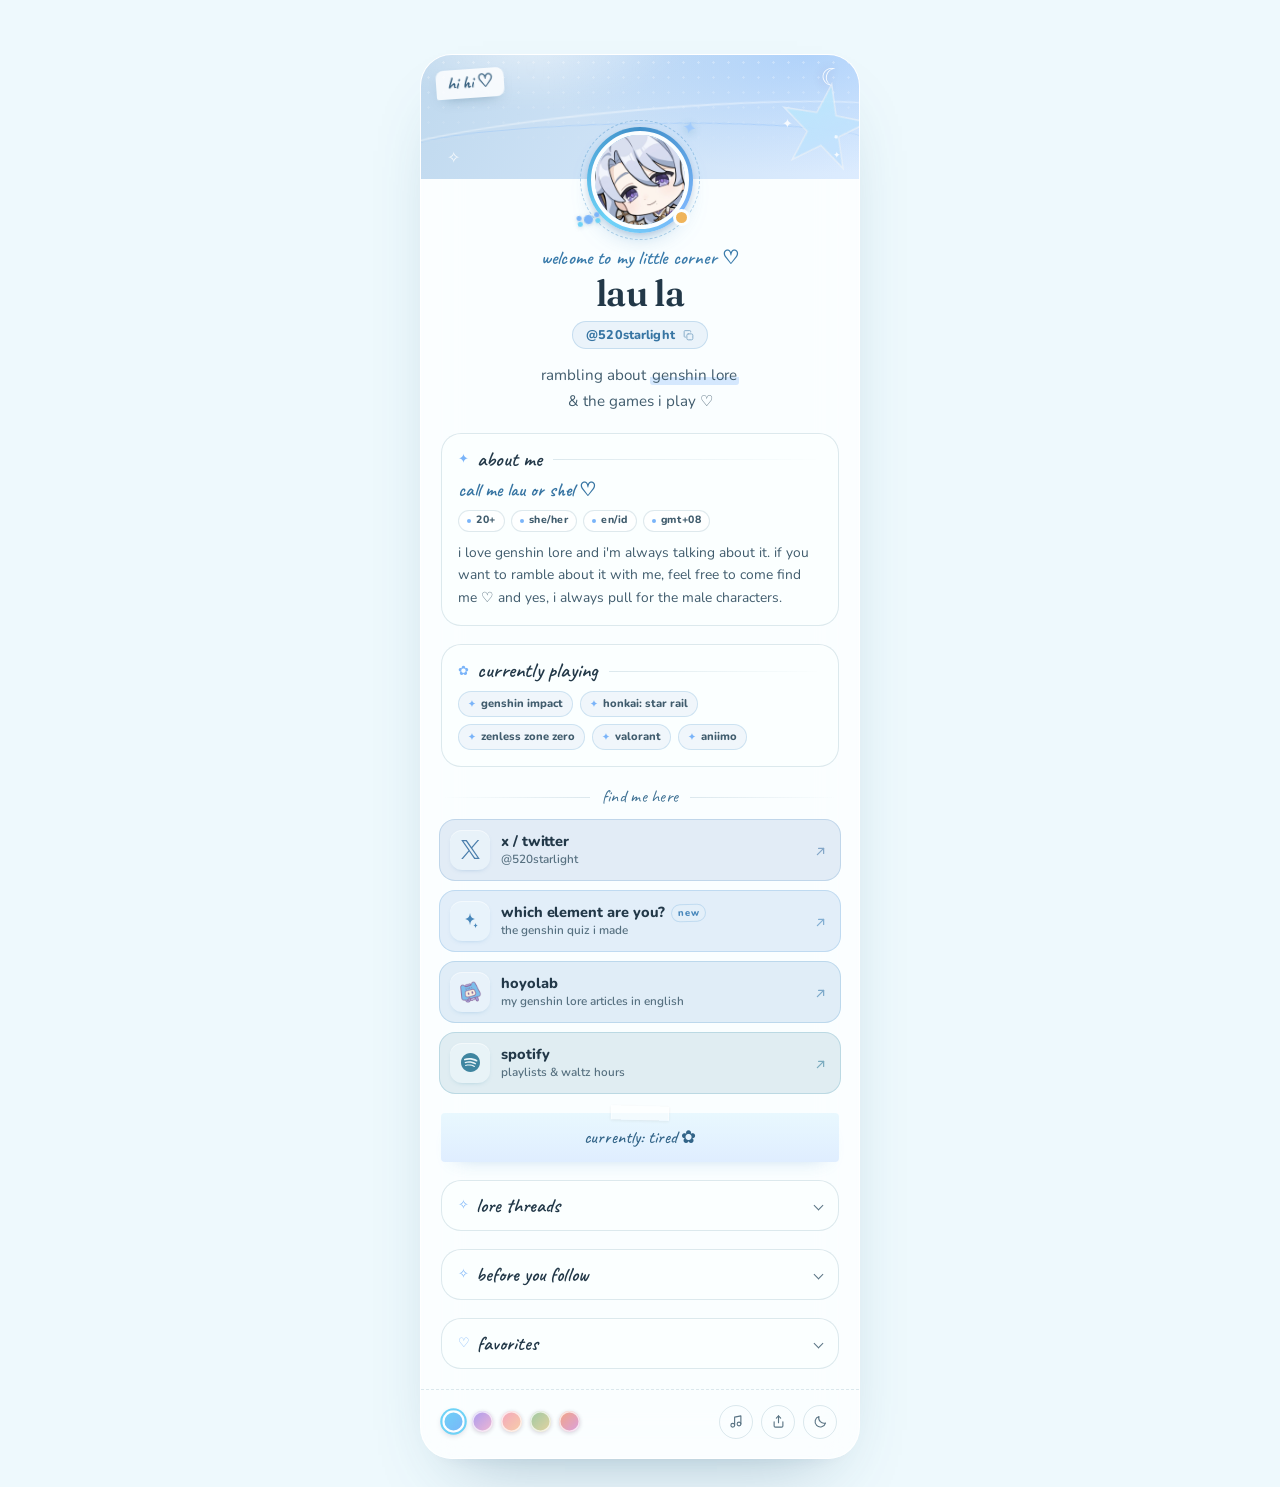
<file: index.html>
<!DOCTYPE html>
<html lang="en" data-theme="aqua" data-mode="light">
<head>
<meta charset="utf-8">
<meta name="viewport" content="width=device-width, initial-scale=1, viewport-fit=cover">
<title>✧ lau la ✧</title>
<meta name="description" content="welcome to my soft little corner">
<meta name="theme-color" content="#eef9fd">
<link rel="icon" href="assets/favicon.svg" type="image/svg+xml">
<link rel="apple-touch-icon" href="assets/avatar.jpg">
<link rel="me" href="https://x.com/520starlight">

<meta property="og:type" content="profile">
<meta property="profile:username" content="520starlight">
<meta property="og:site_name" content="lau la">
<meta property="og:title" content="✧ lau la ✧">
<meta property="og:description" content="welcome to my soft little corner">
<meta property="og:url" content="https://520starlight.github.io/">
<meta property="og:image" content="https://520starlight.github.io/og-image.png">
<meta property="og:image:width" content="1200">
<meta property="og:image:height" content="630">
<meta property="og:image:alt" content="lau la's link page">
<meta name="twitter:card" content="summary_large_image">
<meta name="twitter:site" content="@520starlight">
<meta name="twitter:creator" content="@520starlight">
<meta name="twitter:title" content="✧ lau la ✧">
<meta name="twitter:description" content="welcome to my soft little corner">
<meta name="twitter:image" content="https://520starlight.github.io/og-image.png">

<script>
  (function () {
    var themes = ["aqua", "starlight", "sakura", "matcha", "sunset"];
    var root = document.documentElement;
    var query = new URLSearchParams(window.location.search);
    var qTheme = query.get("theme");
    var qMode = query.get("mode");
    try {
      var t = localStorage.getItem("lli-theme");
      var m = localStorage.getItem("lli-mode");
      root.dataset.theme = themes.indexOf(qTheme) > -1
        ? qTheme
        : (themes.indexOf(t) > -1 ? t : "aqua");
      root.dataset.mode = (qMode === "dark" || qMode === "light")
        ? qMode
        : (m === "dark" || m === "light")
          ? m
          : (window.matchMedia("(prefers-color-scheme: dark)").matches ? "dark" : "light");
    } catch (e) {
      root.dataset.theme = "aqua";
      root.dataset.mode = "light";
    }
    var themeColor = document.querySelector('meta[name="theme-color"]');
    if (themeColor) {
      themeColor.content = root.dataset.mode === "dark" ? "#081824" : "#eef9fd";
    }
  })();
</script>

<style>
  html { background: #eef9fd; }
  html[data-mode="dark"] { background: #081824; }
</style>

<link rel="preconnect" href="https://fonts.googleapis.com">
<link rel="preconnect" href="https://fonts.gstatic.com" crossorigin>
<link href="https://fonts.googleapis.com/css2?family=Caveat:wght@500;600&family=Fraunces:opsz,wght@9..144,500;9..144,600&family=Nunito:wght@400;600;700;800&display=swap" rel="stylesheet">
<link rel="stylesheet" href="assets/style.css">
</head>

<body>
  <div class="backdrop" aria-hidden="true">
    <span class="aurora"></span>
    <span class="blob blob--1"></span>
    <span class="blob blob--2"></span>
    <span class="blob blob--3"></span>
    <span class="petal" style="--x:7%;--y:28%;--r:-18deg;--s:1;--d:0s"></span>
    <span class="petal" style="--x:88%;--y:68%;--r:24deg;--s:.8;--d:2.1s"></span>
    <span class="petal" style="--x:76%;--y:16%;--r:52deg;--s:.62;--d:4.2s"></span>
    <span class="petal" style="--x:13%;--y:82%;--r:14deg;--s:.9;--d:1.4s"></span>
    <span class="petal" style="--x:94%;--y:38%;--r:-34deg;--s:.72;--d:3.3s"></span>
    <span class="twinkle" style="--x:7%;--y:18%;--s:15px;--d:0s">✦</span>
    <span class="twinkle" style="--x:88%;--y:12%;--s:10px;--d:1.4s">✧</span>
    <span class="twinkle" style="--x:78%;--y:76%;--s:13px;--d:2.6s">✦</span>
    <span class="twinkle" style="--x:12%;--y:72%;--s:9px;--d:.8s">✧</span>
    <span class="twinkle" style="--x:92%;--y:48%;--s:7px;--d:3.4s">✦</span>
    <span class="twinkle" style="--x:4%;--y:44%;--s:7px;--d:2s">✦</span>
    <span class="twinkle" style="--x:68%;--y:7%;--s:6px;--d:1.9s">✦</span>
    <span class="twinkle" style="--x:26%;--y:9%;--s:5px;--d:3.8s">✧</span>
    <span class="grain"></span>
  </div>

  <main class="page">
    <article class="card">
      <div class="banner" aria-hidden="true">
        <span class="banner__ribbon"></span>
        <span class="banner__sticker"><span></span></span>
        <span class="banner__note" id="banner-note">hi hi ♡</span>
        <span class="banner__moon">☾</span>
        <span class="banner__star banner__star--1">✦</span>
        <span class="banner__star banner__star--2">✧</span>
        <span class="banner__star banner__star--3">✦</span>
      </div>

      <header class="profile">
        <div class="avatar" id="avatar" data-status="online">
          <span class="avatar__initial" aria-hidden="true"></span>
          <img id="avatar-img" src="assets/avatar.jpg" alt="" width="1024" height="1024" decoding="async">
          <span class="avatar__status" id="avatar-status" title="online"></span>
          <span class="avatar__charm avatar__charm--star" aria-hidden="true">✦</span>
          <span class="avatar__charm avatar__charm--bow" aria-hidden="true"></span>
        </div>

        <p class="eyebrow" id="eyebrow"></p>
        <h1 id="name"></h1>
        <button class="handle" id="handle" type="button" aria-label="copy my handle">
          <span class="handle__text" id="handle-text"></span>
          <svg class="handle__copy" viewBox="0 0 24 24" aria-hidden="true" fill="none" stroke="currentColor" stroke-width="1.8" stroke-linecap="round" stroke-linejoin="round">
            <rect x="9" y="9" width="11" height="11" rx="2.5"></rect>
            <path d="M6.5 15H5.5A1.5 1.5 0 0 1 4 13.5v-9A1.5 1.5 0 0 1 5.5 3h9A1.5 1.5 0 0 1 16 4.5v1"></path>
          </svg>
        </button>
        <p class="meta" id="meta"></p>
        <p class="bio" id="bio"></p>
        <ul class="tags" id="tags" aria-label="things i like"></ul>
      </header>

      <section class="panel" id="about" hidden aria-labelledby="about-title">
        <div class="section-head">
          <span class="section-head__ornament" aria-hidden="true">✦</span>
          <h2 class="section-head__title" id="about-title">about me</h2>
        </div>
        <p class="about__greeting" id="about-greeting"></p>
        <ul class="facts" id="about-facts" aria-label="quick facts"></ul>
        <div class="about__text" id="about-text"></div>
      </section>

      <section class="panel" id="playing" hidden aria-labelledby="playing-title">
        <div class="section-head">
          <span class="section-head__ornament" aria-hidden="true">✿</span>
          <h2 class="section-head__title" id="playing-title">currently playing</h2>
        </div>
        <ul class="game-chips" id="playing-list"></ul>
      </section>

      <div class="divider" aria-hidden="true"><span>find me here</span></div>

      <nav class="links" id="links" aria-label="my links"></nav>

      <aside class="note" id="note" hidden></aside>

      <details class="fold" id="threads" hidden>
        <summary class="fold__summary">
          <span class="fold__ornament" aria-hidden="true">✧</span>
          <span class="fold__title">lore threads</span>
          <span class="fold__chevron" aria-hidden="true"></span>
        </summary>
        <div class="fold__body">
          <p class="threads__intro" id="threads-intro"></p>
          <ul class="thread-list" id="threads-list"></ul>
        </div>
      </details>

      <details class="fold" id="boundaries" hidden>
        <summary class="fold__summary">
          <span class="fold__ornament" aria-hidden="true">✧</span>
          <span class="fold__title">before you follow</span>
          <span class="fold__chevron" aria-hidden="true"></span>
        </summary>
        <div class="fold__body">
          <div class="boundary">
            <h3 class="boundary__title">dni</h3>
            <p class="boundary__text" id="dni"></p>
          </div>
          <div class="boundary">
            <h3 class="boundary__title">byf</h3>
            <ul class="boundary__list" id="byf"></ul>
          </div>
        </div>
      </details>

      <details class="fold" id="favorites" hidden>
        <summary class="fold__summary">
          <span class="fold__ornament" aria-hidden="true">♡</span>
          <span class="fold__title">favorites</span>
          <span class="fold__chevron" aria-hidden="true"></span>
        </summary>
        <div class="fold__body favorites" id="favorites-list"></div>
      </details>

      <footer class="card__footer">
        <div class="themes" id="themes" role="group" aria-label="colour theme"></div>
        <div class="actions">
          <button class="icon-btn" id="music" type="button" aria-label="play music" title="play music" aria-pressed="false">
            <svg class="i-note" viewBox="0 0 24 24" aria-hidden="true" fill="none" stroke="currentColor" stroke-width="1.8" stroke-linecap="round" stroke-linejoin="round">
              <path d="M9 18V5l10-2v13"></path>
              <circle cx="6" cy="18" r="3"></circle>
              <circle cx="16" cy="16" r="3"></circle>
            </svg>
            <svg class="i-pause" viewBox="0 0 24 24" aria-hidden="true" fill="none" stroke="currentColor" stroke-width="1.8" stroke-linecap="round" stroke-linejoin="round">
              <path d="M9 5v14"></path>
              <path d="M15 5v14"></path>
            </svg>
          </button>
          <button class="icon-btn" id="share" type="button" aria-label="share this page" title="share this page">
            <svg viewBox="0 0 24 24" aria-hidden="true" fill="none" stroke="currentColor" stroke-width="1.8" stroke-linecap="round" stroke-linejoin="round">
              <path d="M12 3v11"></path>
              <path d="m8.5 6.5 3.5-3.5 3.5 3.5"></path>
              <path d="M5 12.5V19a2 2 0 0 0 2 2h10a2 2 0 0 0 2-2v-6.5"></path>
            </svg>
          </button>
          <button class="icon-btn" id="mode" type="button" aria-label="switch to dark mode" title="switch to dark mode">
            <svg class="i-moon" viewBox="0 0 24 24" aria-hidden="true" fill="none" stroke="currentColor" stroke-width="1.8" stroke-linecap="round" stroke-linejoin="round">
              <path d="M20 14.5A8.5 8.5 0 0 1 9.5 4a8.5 8.5 0 1 0 10.5 10.5Z"></path>
            </svg>
            <svg class="i-sun" viewBox="0 0 24 24" aria-hidden="true" fill="none" stroke="currentColor" stroke-width="1.8" stroke-linecap="round" stroke-linejoin="round">
              <circle cx="12" cy="12" r="4"></circle>
              <path d="M12 2v2M12 20v2M4.9 4.9l1.4 1.4M17.7 17.7l1.4 1.4M2 12h2M20 12h2M4.9 19.1l1.4-1.4M17.7 6.3l1.4-1.4"></path>
            </svg>
          </button>
        </div>
      </footer>
    </article>
  </main>

  <div class="toast" id="toast" role="status" aria-live="polite"></div>

  <noscript>
    <p class="noscript">this page needs javascript for the pretty bits. you can still find me on
      <a href="https://x.com/520starlight">x&nbsp;·&nbsp;@520starlight</a>.</p>
  </noscript>

  <audio id="music-audio" loop preload="auto" hidden></audio>

  <script src="content.js"></script>
  <script src="assets/icons.js"></script>
  <script src="assets/app.js"></script>
</body>
</html>
</file>
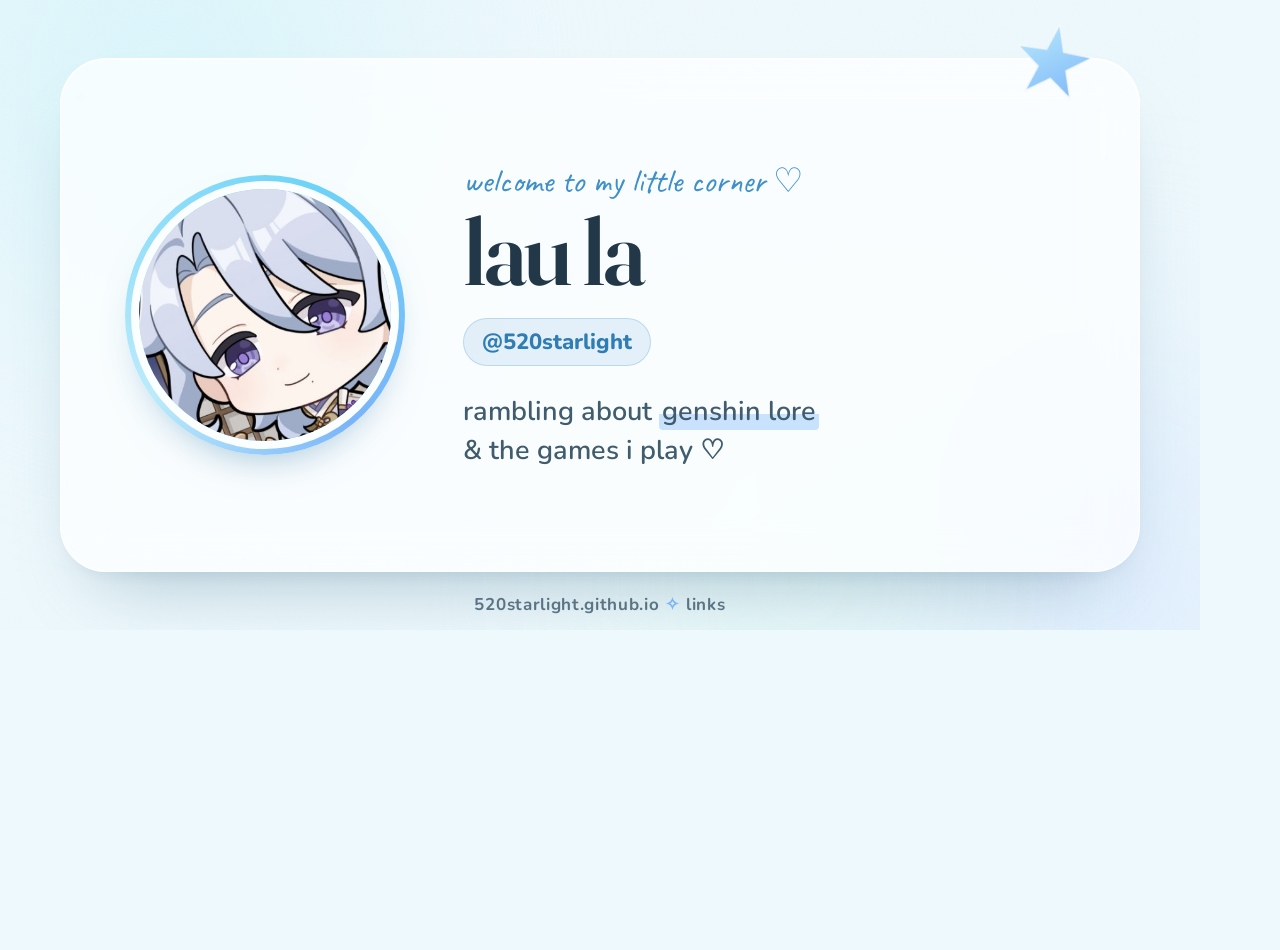
<file: og-source.html>
<!DOCTYPE html>
<html lang="en">
<head>
<meta charset="utf-8">
<meta name="robots" content="noindex, nofollow">
<title>og card</title>
<link rel="preconnect" href="https://fonts.googleapis.com">
<link rel="preconnect" href="https://fonts.gstatic.com" crossorigin>
<link href="https://fonts.googleapis.com/css2?family=Caveat:wght@600&family=Fraunces:opsz,wght@9..144,600&family=Nunito:wght@600;700;800&display=swap" rel="stylesheet">
<style>
  * { box-sizing: border-box; }
  html, body { width: 1200px; height: 630px; margin: 0; overflow: hidden; }
  body {
    font-family: "Nunito", sans-serif;
    color: #223848;
    background: #eef9fd;
    position: relative;
  }
  .blob { position: absolute; border-radius: 50%; filter: blur(80px); }
  .b1 { width: 760px; height: 760px; left: -220px; top: -300px; background: radial-gradient(circle, #d6f5fb, transparent 68%); }
  .b2 { width: 720px; height: 720px; right: -260px; bottom: -320px; background: radial-gradient(circle, #deedff, transparent 68%); }
  .b3 { width: 560px; height: 560px; left: 520px; top: 300px; background: radial-gradient(circle, #e6faf8, transparent 70%); opacity: .9; }
  .grain {
    position: absolute; inset: 0; opacity: .04; mix-blend-mode: multiply;
    background-image: url("data:image/svg+xml,%3Csvg xmlns='http://www.w3.org/2000/svg' width='140' height='140'%3E%3Cfilter id='n'%3E%3CfeTurbulence type='fractalNoise' baseFrequency='.85' numOctaves='3' stitchTiles='stitch'/%3E%3C/filter%3E%3Crect width='100%25' height='100%25' filter='url(%23n)'/%3E%3C/svg%3E");
  }
  .star { position: absolute; color: #6dd3f7; opacity: .45; font-family: "Fraunces", serif; }
  .s1 { left: 72px; top: 84px; font-size: 22px; }
  .s2 { right: 96px; top: 70px; font-size: 15px; opacity: .55; }
  .s3 { right: 74px; bottom: 110px; font-size: 26px; opacity: .4; }
  .s4 { left: 110px; bottom: 74px; font-size: 14px; opacity: .5; }

  .panel {
    position: absolute;
    left: 60px; right: 60px; top: 58px; bottom: 58px;
    display: flex;
    align-items: center;
    gap: 58px;
    padding: 56px 64px;
    border-radius: 46px;
    background: rgba(255, 255, 255, 0.74);
    border: 1px solid rgba(255, 255, 255, 0.94);
    box-shadow:
      0 40px 80px -40px rgba(40, 92, 124, 0.4),
      0 10px 24px -18px rgba(40, 92, 124, 0.22),
      inset 0 1px 0 #fff;
    backdrop-filter: blur(22px) saturate(1.15);
  }

  .sticker {
    position: absolute;
    z-index: 0;
    top: -38px;
    right: 44px;
    width: 84px;
    height: 84px;
    clip-path: polygon(50% 0%, 61% 34%, 98% 35%, 68% 57%, 79% 91%, 50% 70%, 21% 91%, 32% 57%, 2% 35%, 39% 34%);
    background: rgba(255, 255, 255, 0.6);
    transform: rotate(10deg);
    filter: drop-shadow(0 8px 14px rgba(55, 110, 145, 0.18));
  }
  .sticker span {
    position: absolute;
    inset: 5px;
    clip-path: polygon(50% 0%, 61% 34%, 98% 35%, 68% 57%, 79% 91%, 50% 70%, 21% 91%, 32% 57%, 2% 35%, 39% 34%);
    background: linear-gradient(145deg, #bbebfb, #7ab4f9);
  }

  .avatar {
    flex: 0 0 auto;
    width: 280px; height: 280px;
    padding: 6px;
    border-radius: 50%;
    background: conic-gradient(from 20deg, #6dd3f7, #7ab4f9 120deg, #bbebfb 215deg, #6dd3f7 360deg);
    box-shadow: 0 20px 40px -22px rgba(55, 125, 165, 0.55);
  }
  .avatar img {
    display: block; width: 100%; height: 100%;
    border: 8px solid #fbfeff;
    border-radius: 50%;
    object-fit: cover;
  }

  .content { min-width: 0; padding-top: 4px; position: relative; z-index: 1; }
  .eyebrow {
    margin: 0 0 6px;
    font-family: "Caveat", cursive;
    font-size: 34px;
    line-height: 1;
    color: #3f8fc9;
  }
  h1 {
    margin: 0;
    font-family: "Fraunces", serif;
    font-size: 94px;
    font-weight: 600;
    letter-spacing: -0.035em;
    line-height: 1;
    color: #223848;
  }
  .row { display: flex; align-items: center; gap: 12px; margin-top: 20px; }
  .handle {
    padding: 8px 18px;
    border: 1px solid rgba(63, 143, 201, 0.24);
    border-radius: 999px;
    background: rgba(63, 143, 201, 0.12);
    color: #2f7db3;
    font-size: 22px;
    font-weight: 800;
  }
  .bio {
    margin: 26px 0 0;
    max-width: 640px;
    color: #405c6d;
    font-size: 27px;
    font-weight: 600;
    line-height: 1.45;
  }
  mark {
    padding: 0 3px;
    border-radius: 4px;
    background: linear-gradient(180deg, transparent 56%, rgba(122, 180, 249, 0.38) 56%);
    color: inherit;
  }
  .foot {
    position: absolute;
    left: 0; right: 0; bottom: 14px;
    text-align: center;
    color: #5a7484;
    font-size: 17px;
    font-weight: 700;
    letter-spacing: 0.04em;
  }
  .foot span { color: #7ab4f9; margin: 0 6px; }
</style>
</head>
<body>
  <div class="blob b1"></div>
  <div class="blob b2"></div>
  <div class="blob b3"></div>
  <div class="grain"></div>
  <span class="star s1">✦</span>
  <span class="star s2">✧</span>
  <span class="star s3">✦</span>
  <span class="star s4">✧</span>

  <div class="panel">
    <div class="sticker"><span></span></div>
    <div class="avatar"><img src="assets/avatar.jpg" alt=""></div>
    <div class="content">
      <p class="eyebrow">welcome to my little corner ♡</p>
      <h1>lau la</h1>
      <div class="row">
        <span class="handle">@520starlight</span>
      </div>
      <p class="bio">rambling about <mark>genshin lore</mark><br>&amp; the games i play ♡</p>
    </div>
  </div>

  <div class="foot">520starlight.github.io<span>✧</span>links</div>
</body>
</html>
</file>
<file: assets/style.css>
@property --ring-angle {
  syntax: "<angle>";
  inherits: false;
  initial-value: 0deg;
}

:root {
  color-scheme: light;

  --font-display: "Fraunces", "Iowan Old Style", Georgia, serif;
  --font-body: "Nunito", ui-sans-serif, -apple-system, "Segoe UI", sans-serif;
  --font-hand: "Caveat", "Segoe Script", "Bradley Hand", cursive;

  --bg: #f8f5fc;
  --ink: #362e42;
  --ink-soft: #5f546d;
  --muted: #7c7089;
  --hairline: rgba(84, 63, 110, 0.14);
  --chip: rgba(255, 255, 255, 0.66);
  --card: rgba(255, 255, 255, 0.72);
  --card-solid: #fdfbff;
  --card-line: rgba(255, 255, 255, 0.88);
  --shadow-card:
    0 34px 70px -38px rgba(74, 48, 104, 0.45),
    0 12px 26px -24px rgba(74, 48, 104, 0.28),
    inset 0 1px 0 rgba(255, 255, 255, 0.9);
  --handle-bg: color-mix(in oklab, var(--accent) 11%, white);
  --handle-ink: color-mix(in oklab, var(--accent) 72%, var(--ink));
  --mark: color-mix(in oklab, var(--accent2) 30%, transparent);

  /* default palette: starlight */
  --accent-base: #8a76d6;
  --accent2-base: #e58fb6;
  --accent3-base: #e6b96a;
  --blob-a: #dbe3ff;
  --blob-b: #f0dcff;
  --blob-c: #ffe7dc;

  --accent: var(--accent-base);
  --accent2: var(--accent2-base);
  --accent3: var(--accent3-base);

  --focus: color-mix(in oklab, var(--accent) 80%, var(--ink));
  --ease: cubic-bezier(0.22, 0.72, 0.2, 1);
  --radius-card: 32px;
}

/* ---- other palettes (click the dots in the footer) ---------------------- */
html[data-theme="aqua"] {
  --bg: #eef9fd;
  --ink: #223848;
  --ink-soft: #405c6d;
  --muted: #5a7484;
  --hairline: rgba(59, 116, 145, 0.16);
  --chip: rgba(255, 255, 255, 0.68);
  --card: rgba(255, 255, 255, 0.74);
  --card-solid: #fbfeff;
  --card-line: rgba(255, 255, 255, 0.92);
  --shadow-card:
    0 34px 70px -38px rgba(40, 92, 124, 0.42),
    0 12px 26px -24px rgba(40, 92, 124, 0.2),
    inset 0 1px 0 rgba(255, 255, 255, 0.92);

  --accent-base: #3f8fc9;
  --accent2-base: #7ab4f9;
  --accent3-base: #6dd3f7;
  --blob-a: #d6f5fb;
  --blob-b: #deedff;
  --blob-c: #e6faf8;
}

html[data-theme="sakura"] {
  --bg: #fff5f8;
  --ink: #4a2f3b;
  --ink-soft: #6f4f5d;
  --muted: #8c6c7a;
  --hairline: rgba(155, 83, 112, 0.15);
  --chip: rgba(255, 255, 255, 0.68);
  --card: rgba(255, 255, 255, 0.76);
  --card-solid: #fffafc;
  --card-line: rgba(255, 255, 255, 0.92);
  --shadow-card:
    0 34px 70px -38px rgba(155, 60, 95, 0.35),
    0 12px 26px -24px rgba(155, 60, 95, 0.18),
    inset 0 1px 0 rgba(255, 255, 255, 0.92);

  --accent-base: #d9678b;
  --accent2-base: #a583e8;
  --accent3-base: #f0b26a;
  --blob-a: #ffe0e9;
  --blob-b: #e9ddff;
  --blob-c: #ffeccd;
}

html[data-theme="matcha"] {
  --bg: #f5faf3;
  --ink: #2f4032;
  --ink-soft: #536753;
  --muted: #748675;
  --hairline: rgba(83, 125, 90, 0.15);
  --chip: rgba(255, 255, 255, 0.68);
  --card: rgba(255, 255, 255, 0.76);
  --card-solid: #fbfef9;
  --card-line: rgba(255, 255, 255, 0.92);
  --shadow-card:
    0 34px 70px -38px rgba(60, 105, 70, 0.34),
    0 12px 26px -24px rgba(60, 105, 70, 0.18),
    inset 0 1px 0 rgba(255, 255, 255, 0.92);

  --accent-base: #6b9a6f;
  --accent2-base: #d99a52;
  --accent3-base: #8fc0a9;
  --blob-a: #dff3e3;
  --blob-b: #f4ecd0;
  --blob-c: #e2f0ea;
}

html[data-theme="sunset"] {
  --bg: #fff7f0;
  --ink: #4a3328;
  --ink-soft: #6f5245;
  --muted: #8c7062;
  --hairline: rgba(155, 98, 65, 0.15);
  --chip: rgba(255, 255, 255, 0.68);
  --card: rgba(255, 255, 255, 0.76);
  --card-solid: #fffbf7;
  --card-line: rgba(255, 255, 255, 0.92);
  --shadow-card:
    0 34px 70px -38px rgba(150, 80, 45, 0.34),
    0 12px 26px -24px rgba(150, 80, 45, 0.18),
    inset 0 1px 0 rgba(255, 255, 255, 0.92);

  --accent-base: #d97a55;
  --accent2-base: #c97fd1;
  --accent3-base: #e9b95e;
  --blob-a: #ffe3d2;
  --blob-b: #f2e0ff;
  --blob-c: #ffefca;
}

/* ---- dark mode --------------------------------------------------------- */
html[data-mode="dark"] {
  color-scheme: dark;

  --bg: #14101c;
  --ink: #f5eff9;
  --ink-soft: #d2c6dd;
  --muted: #b9abc7;
  --hairline: rgba(255, 255, 255, 0.12);
  --chip: rgba(255, 255, 255, 0.06);
  --card: rgba(30, 24, 41, 0.76);
  --card-solid: #241e30;
  --card-line: rgba(255, 255, 255, 0.09);
  --shadow-card:
    0 34px 80px -34px rgba(0, 0, 0, 0.75),
    0 12px 26px -20px rgba(0, 0, 0, 0.5),
    inset 0 1px 0 rgba(255, 255, 255, 0.06);

  --accent: color-mix(in oklab, var(--accent-base) 72%, white);
  --accent2: color-mix(in oklab, var(--accent2-base) 68%, white);
  --accent3: color-mix(in oklab, var(--accent3-base) 72%, white);

  --blob-a: color-mix(in oklab, var(--accent-base) 26%, #181322);
  --blob-b: color-mix(in oklab, var(--accent2-base) 22%, #181322);
  --blob-c: color-mix(in oklab, var(--accent3-base) 16%, #181322);

  --handle-bg: color-mix(in oklab, var(--accent) 17%, transparent);
  --handle-ink: color-mix(in oklab, var(--accent) 55%, white);
  --mark: color-mix(in oklab, var(--accent2) 34%, transparent);
}

html[data-theme="aqua"][data-mode="dark"] {
  --bg: #081824;
  --ink: #eaf9ff;
  --ink-soft: #c3dfeb;
  --muted: #9cbac9;
  --hairline: rgba(255, 255, 255, 0.12);
  --chip: rgba(255, 255, 255, 0.06);
  --card: rgba(10, 28, 40, 0.78);
  --card-solid: #102431;
  --card-line: rgba(255, 255, 255, 0.1);
  --shadow-card:
    0 34px 80px -34px rgba(0, 0, 0, 0.78),
    0 12px 26px -20px rgba(0, 0, 0, 0.52),
    inset 0 1px 0 rgba(255, 255, 255, 0.06);

  --handle-bg: color-mix(in oklab, var(--accent) 17%, transparent);
  --handle-ink: color-mix(in oklab, var(--accent) 55%, white);
  --mark: color-mix(in oklab, var(--accent2) 34%, transparent);
}

html[data-theme="sakura"][data-mode="dark"] {
  --bg: #1c1016;
  --ink: #fbeef3;
  --ink-soft: #e3cbd6;
  --muted: #c5a8b5;
  --hairline: rgba(255, 255, 255, 0.12);
  --chip: rgba(255, 255, 255, 0.06);
  --card: rgba(34, 18, 26, 0.78);
  --card-solid: #2a1821;
  --card-line: rgba(255, 255, 255, 0.1);
  --shadow-card:
    0 34px 80px -34px rgba(0, 0, 0, 0.78),
    0 12px 26px -20px rgba(0, 0, 0, 0.52),
    inset 0 1px 0 rgba(255, 255, 255, 0.06);
}

html[data-theme="matcha"][data-mode="dark"] {
  --bg: #0e1710;
  --ink: #eef8ef;
  --ink-soft: #cfe2d1;
  --muted: #a9beab;
  --hairline: rgba(255, 255, 255, 0.12);
  --chip: rgba(255, 255, 255, 0.06);
  --card: rgba(16, 30, 20, 0.78);
  --card-solid: #14251a;
  --card-line: rgba(255, 255, 255, 0.1);
  --shadow-card:
    0 34px 80px -34px rgba(0, 0, 0, 0.78),
    0 12px 26px -20px rgba(0, 0, 0, 0.52),
    inset 0 1px 0 rgba(255, 255, 255, 0.06);
}

html[data-theme="sunset"][data-mode="dark"] {
  --bg: #1b110d;
  --ink: #fff3ea;
  --ink-soft: #e8d0c2;
  --muted: #c6a999;
  --hairline: rgba(255, 255, 255, 0.12);
  --chip: rgba(255, 255, 255, 0.06);
  --card: rgba(32, 21, 15, 0.78);
  --card-solid: #281a13;
  --card-line: rgba(255, 255, 255, 0.1);
  --shadow-card:
    0 34px 80px -34px rgba(0, 0, 0, 0.78),
    0 12px 26px -20px rgba(0, 0, 0, 0.52),
    inset 0 1px 0 rgba(255, 255, 255, 0.06);
}

/* ========================================================================== */
/* base                                                                       */
/* ========================================================================== */

*,
*::before,
*::after {
  box-sizing: border-box;
}

html {
  -webkit-text-size-adjust: 100%;
  scroll-behavior: smooth;
}

body {
  margin: 0;
  min-height: 100svh;
  display: flex;
  flex-direction: column;
  padding: clamp(22px, 6vh, 58px) 16px max(28px, env(safe-area-inset-bottom));
  background: var(--bg);
  color: var(--ink);
  font-family: var(--font-body);
  font-size: 16px;
  line-height: 1.5;
  overflow-x: hidden;
  transition: background-color 0.45s ease, color 0.45s ease;
}

::selection {
  background: color-mix(in oklab, var(--accent) 26%, transparent);
}

button {
  font: inherit;
  -webkit-tap-highlight-color: transparent;
}

[hidden] {
  display: none !important;
}

a {
  -webkit-tap-highlight-color: transparent;
}

:focus-visible {
  outline: 2px solid var(--focus);
  outline-offset: 3px;
}

/* ========================================================================== */
/* backdrop                                                                   */
/* ========================================================================== */

.backdrop {
  position: fixed;
  inset: 0;
  z-index: -1;
  overflow: hidden;
  pointer-events: none;
  background:
    radial-gradient(90% 60% at 50% -10%, color-mix(in oklab, var(--bg) 82%, white), transparent 70%),
    var(--bg);
}

.blob {
  position: absolute;
  border-radius: 50%;
  filter: blur(56px);
  opacity: 0.9;
  will-change: transform;
}

.blob--1 {
  width: 58vmax;
  height: 58vmax;
  top: -24vmax;
  left: -16vmax;
  background: radial-gradient(circle at 45% 45%, var(--blob-a), transparent 68%);
  animation: drift-a 26s ease-in-out infinite alternate;
}

.blob--2 {
  width: 52vmax;
  height: 52vmax;
  right: -20vmax;
  bottom: -24vmax;
  background: radial-gradient(circle at 45% 45%, var(--blob-b), transparent 68%);
  animation: drift-b 32s ease-in-out infinite alternate;
}

.blob--3 {
  width: 42vmax;
  height: 42vmax;
  top: 32%;
  left: 52%;
  background: radial-gradient(circle at 45% 45%, var(--blob-c), transparent 70%);
  opacity: 0.72;
  animation: drift-c 38s ease-in-out infinite alternate;
}

.aurora {
  position: absolute;
  width: 150vmax;
  height: 22vmax;
  top: 16%;
  left: -25%;
  background: linear-gradient(
    90deg,
    transparent 0%,
    color-mix(in oklab, var(--accent3) 26%, transparent) 22%,
    color-mix(in oklab, var(--accent2) 20%, transparent) 46%,
    color-mix(in oklab, var(--accent) 16%, transparent) 68%,
    transparent 100%
  );
  filter: blur(22px);
  transform: rotate(-14deg);
  opacity: 0.8;
  animation: aurora-drift 30s ease-in-out infinite alternate;
  will-change: transform;
}

html[data-mode="dark"] .aurora {
  opacity: 0.45;
}

.petal {
  position: absolute;
  left: var(--x);
  top: var(--y);
  width: calc(13px * var(--s, 1));
  height: calc(9px * var(--s, 1));
  border-radius: 100% 0 100% 0;
  background: linear-gradient(
    135deg,
    color-mix(in oklab, var(--accent3) 58%, white),
    color-mix(in oklab, var(--accent2) 48%, white)
  );
  opacity: 0.48;
  transform: rotate(var(--r, 0deg));
  animation: petal-drift 18s ease-in-out infinite alternate;
  animation-delay: var(--d, 0s);
  will-change: transform;
}

html[data-mode="dark"] .petal {
  opacity: 0.3;
}

.twinkle {
  position: absolute;
  left: var(--x);
  top: var(--y);
  font-family: var(--font-display);
  font-size: var(--s, 12px);
  color: var(--accent);
  opacity: 0.4;
  animation: twinkle 5.5s ease-in-out infinite;
  animation-delay: var(--d, 0s);
}

.grain {
  position: absolute;
  inset: 0;
  opacity: 0.035;
  mix-blend-mode: multiply;
  background-image: url("data:image/svg+xml,%3Csvg xmlns='http://www.w3.org/2000/svg' width='140' height='140'%3E%3Cfilter id='n'%3E%3CfeTurbulence type='fractalNoise' baseFrequency='.85' numOctaves='3' stitchTiles='stitch'/%3E%3C/filter%3E%3Crect width='100%25' height='100%25' filter='url(%23n)'/%3E%3C/svg%3E");
}

html[data-mode="dark"] .grain {
  opacity: 0.06;
  mix-blend-mode: soft-light;
}

/* ========================================================================== */
/* page + card                                                                */
/* ========================================================================== */

.page {
  margin: auto;
  width: 100%;
  max-width: 440px;
  display: flex;
  flex-direction: column;
  align-items: center;
}

.card {
  position: relative;
  width: 100%;
  overflow: hidden;
  border: 1px solid var(--card-line);
  border-radius: var(--radius-card);
  background: var(--card);
  box-shadow: var(--shadow-card);
  -webkit-backdrop-filter: blur(22px) saturate(1.2);
  backdrop-filter: blur(22px) saturate(1.2);
  animation: card-in 0.85s var(--ease) both;
  transition: background-color 0.45s ease, border-color 0.45s ease, box-shadow 0.45s ease;
}

@supports not ((backdrop-filter: blur(2px)) or (-webkit-backdrop-filter: blur(2px))) {
  .card {
    background: color-mix(in oklab, var(--bg) 8%, var(--card-solid));
  }
}

/* ---- banner ------------------------------------------------------------- */

.banner {
  position: relative;
  height: 124px;
  overflow: hidden;
  background:
    radial-gradient(95% 150% at 88% 0%, color-mix(in oklab, var(--accent2) 40%, transparent), transparent 64%),
    linear-gradient(
      118deg,
      color-mix(in oklab, var(--accent) 34%, white) 0%,
      color-mix(in oklab, var(--accent2) 26%, white) 100%
    );
}

html[data-mode="dark"] .banner {
  background:
    radial-gradient(95% 150% at 88% 0%, color-mix(in oklab, var(--accent2) 34%, transparent), transparent 64%),
    linear-gradient(
      118deg,
      color-mix(in oklab, var(--accent) 40%, var(--card-solid)) 0%,
      color-mix(in oklab, var(--accent2) 32%, var(--card-solid)) 100%
    );
}

.banner::before {
  content: "";
  position: absolute;
  inset: 0;
  background-image: radial-gradient(rgba(255, 255, 255, 0.6) 1.1px, transparent 1.2px);
  background-size: 15px 15px;
  opacity: 0.5;
  -webkit-mask-image: linear-gradient(to bottom, #000 0%, transparent 82%);
  mask-image: linear-gradient(to bottom, #000 0%, transparent 82%);
}

.banner::after {
  content: "";
  position: absolute;
  width: 70%;
  height: 100%;
  top: -60%;
  left: -10%;
  background: radial-gradient(closest-side, rgba(255, 255, 255, 0.5), transparent);
  filter: blur(10px);
  pointer-events: none;
}

.banner__ribbon {
  position: absolute;
  z-index: 0;
  left: -12%;
  bottom: 12px;
  width: 124%;
  height: 58px;
  border-top: 2px solid rgba(255, 255, 255, 0.38);
  border-radius: 50%;
  transform: rotate(-5deg);
  filter: drop-shadow(0 2px 5px rgba(255, 255, 255, 0.18));
}

.banner__ribbon::after {
  content: "";
  position: absolute;
  left: 8%;
  top: 12px;
  width: 84%;
  height: 44px;
  border-top: 1.5px solid rgba(122, 180, 249, 0.34);
  border-radius: 50%;
  transform: rotate(4deg);
}

.banner__sticker {
  position: absolute;
  z-index: 1;
  top: 26px;
  right: -12px;
  width: 94px;
  height: 94px;
  clip-path: polygon(50% 0%, 61% 34%, 98% 35%, 68% 57%, 79% 91%, 50% 70%, 21% 91%, 32% 57%, 2% 35%, 39% 34%);
  background: rgba(255, 255, 255, 0.58);
  transform: rotate(10deg);
  filter: drop-shadow(0 6px 12px rgba(55, 110, 145, 0.18));
  opacity: 0.9;
}

.banner__sticker span {
  position: absolute;
  inset: 5px;
  clip-path: polygon(50% 0%, 61% 34%, 98% 35%, 68% 57%, 79% 91%, 50% 70%, 21% 91%, 32% 57%, 2% 35%, 39% 34%);
  background:
    radial-gradient(circle at 32% 28%, rgba(255, 255, 255, 0.95) 0 2px, transparent 2.5px),
    radial-gradient(circle at 66% 58%, rgba(255, 255, 255, 0.85) 0 1.5px, transparent 2px),
    linear-gradient(
      145deg,
      color-mix(in oklab, var(--accent3) 52%, white),
      color-mix(in oklab, var(--accent2) 44%, white)
    );
}

.banner__note {
  position: absolute;
  z-index: 2;
  top: 14px;
  left: 15px;
  padding: 3px 11px 4px;
  border-radius: 8px 8px 8px 2px;
  background: rgba(255, 255, 255, 0.82);
  color: color-mix(in oklab, var(--accent) 40%, var(--ink));
  font-family: var(--font-hand);
  font-size: 1.12rem;
  font-weight: 600;
  line-height: 1.2;
  transform: rotate(-4deg);
  box-shadow: 0 6px 14px -8px rgba(45, 95, 124, 0.5);
}

html[data-mode="dark"] .banner__note {
  background: rgba(255, 255, 255, 0.14);
  color: #eaf9ff;
  box-shadow: none;
}

.banner__moon {
  position: absolute;
  z-index: 1;
  top: 10px;
  right: 17px;
  color: rgba(255, 255, 255, 0.92);
  font-family: var(--font-display);
  font-size: 1.5rem;
  line-height: 1;
  transform: rotate(12deg);
  text-shadow: 0 2px 10px rgba(90, 60, 110, 0.25);
}

.banner__star {
  position: absolute;
  z-index: 1;
  color: rgba(255, 255, 255, 0.85);
  font-family: var(--font-display);
  line-height: 1;
  animation: twinkle 4.5s ease-in-out infinite;
}

.banner__star--1 {
  right: 66px;
  top: 62px;
  font-size: 13px;
  animation-delay: 0.4s;
}

.banner__star--2 {
  left: 26px;
  bottom: 14px;
  font-size: 16px;
  animation-delay: 1.6s;
}

.banner__star--3 {
  right: 18px;
  bottom: 20px;
  font-size: 9px;
  animation-delay: 2.7s;
}

/* ---- profile ------------------------------------------------------------ */

.profile {
  position: relative;
  padding: 0 26px;
  text-align: center;
  animation: rise 0.75s var(--ease) 0.08s both;
}

.avatar {
  --ring-angle: 0deg;
  position: relative;
  width: 106px;
  height: 106px;
  margin: -52px auto 14px;
  padding: 4px;
  border-radius: 50%;
  background: conic-gradient(
    from var(--ring-angle),
    var(--accent) 0deg,
    var(--accent2) 120deg,
    var(--accent3) 220deg,
    var(--accent) 360deg
  );
  box-shadow:
    0 12px 26px -14px color-mix(in oklab, var(--accent) 65%, transparent),
    0 2px 10px -4px rgba(60, 36, 82, 0.35);
  animation: ring-spin 16s linear infinite;
}

.avatar__initial {
  position: absolute;
  inset: 8px;
  z-index: 0;
  display: grid;
  place-items: center;
  border-radius: 50%;
  background: linear-gradient(150deg, var(--card-solid), color-mix(in oklab, var(--accent) 14%, var(--card-solid)));
  color: var(--handle-ink);
  font-family: var(--font-display);
  font-size: 2rem;
  font-weight: 600;
}

.avatar img {
  position: relative;
  z-index: 1;
  display: block;
  width: 100%;
  height: 100%;
  border: 4px solid var(--card-solid);
  border-radius: 50%;
  background: var(--card-solid);
  object-fit: cover;
}

.avatar__status {
  --dot: #62c98f;
  position: absolute;
  z-index: 2;
  right: 3px;
  bottom: 7px;
  width: 17px;
  height: 17px;
  border: 3px solid var(--card-solid);
  border-radius: 50%;
  background: var(--dot);
  animation: status-pulse 3.2s ease-out infinite;
}

.avatar[data-status="away"] .avatar__status {
  --dot: #f0b45a;
}

.avatar[data-status="offline"] .avatar__status {
  --dot: #a89fb3;
  animation: none;
}

.avatar[data-status=""] .avatar__status,
.avatar:not([data-status]) .avatar__status {
  display: none;
}

.avatar::before {
  content: "";
  position: absolute;
  inset: -7px;
  z-index: 0;
  border: 1px dashed color-mix(in oklab, var(--accent) 38%, transparent);
  border-radius: 50%;
  pointer-events: none;
  animation: orbit-spin 26s linear infinite;
}

.avatar__charm {
  position: absolute;
  z-index: 3;
  pointer-events: none;
}

.avatar__charm--star {
  top: -8px;
  right: -4px;
  color: color-mix(in oklab, var(--accent2) 72%, white);
  font-family: var(--font-display);
  font-size: 18px;
  line-height: 1;
  text-shadow: 0 2px 8px rgba(80, 150, 190, 0.45);
  transform: rotate(12deg);
}

.avatar__charm--bow {
  left: -3px;
  bottom: 9px;
  width: 9px;
  height: 9px;
  border-radius: 50%;
  background: var(--accent2);
  box-shadow:
    -9px -3px 0 -2px var(--accent2),
    -9px 3px 0 -2px var(--accent3),
    9px -3px 0 -2px var(--accent2),
    9px 3px 0 -2px var(--accent3);
  transform: rotate(-12deg);
  filter: drop-shadow(0 1px 2px rgba(60, 120, 150, 0.25));
}

.eyebrow {
  margin: 0 0 3px;
  color: color-mix(in oklab, var(--accent) 78%, var(--ink));
  font-family: var(--font-hand);
  font-size: 1.18rem;
  font-weight: 600;
  letter-spacing: 0.01em;
  line-height: 1.2;
}

h1 {
  margin: 0;
  color: var(--ink);
  font-family: var(--font-display);
  font-size: clamp(2rem, 7.4vw, 2.28rem);
  font-weight: 600;
  font-variation-settings: "opsz" 40;
  letter-spacing: -0.02em;
  line-height: 1.08;
  text-wrap: balance;
}

.handle {
  display: inline-flex;
  align-items: center;
  gap: 7px;
  margin: 9px 0 0;
  padding: 5px 12px 5px 13px;
  border: 1px solid color-mix(in oklab, var(--accent) 22%, transparent);
  border-radius: 999px;
  background: var(--handle-bg);
  color: var(--handle-ink);
  font-family: var(--font-body);
  font-size: 0.79rem;
  font-weight: 800;
  letter-spacing: 0.01em;
  line-height: 1.3;
  cursor: pointer;
  transition: background-color 0.25s ease, transform 0.2s var(--ease), box-shadow 0.25s ease;
}

.handle:hover {
  background: color-mix(in oklab, var(--accent) 17%, white);
  box-shadow: 0 6px 14px -10px color-mix(in oklab, var(--accent) 70%, transparent);
  transform: translateY(-1px);
}

html[data-mode="dark"] .handle:hover {
  background: color-mix(in oklab, var(--accent) 25%, transparent);
}

.handle:active {
  transform: scale(0.97);
}

.handle__copy {
  width: 13px;
  height: 13px;
  opacity: 0.55;
  transition: opacity 0.2s ease, transform 0.2s ease;
}

.handle:hover .handle__copy {
  opacity: 0.9;
  transform: translateY(-1px);
}

.meta {
  display: flex;
  flex-wrap: wrap;
  justify-content: center;
  gap: 7px;
  margin: 10px 0 0;
  color: var(--muted);
  font-size: 0.73rem;
  font-weight: 600;
  letter-spacing: 0.045em;
}
.meta:empty {
  display: none;
}

.meta span + span::before {
  content: "✦";
  margin-right: 7px;
  color: color-mix(in oklab, var(--accent2) 70%, transparent);
  font-size: 0.62em;
  vertical-align: 0.15em;
}

.bio {
  margin: 14px auto 0;
  max-width: 33ch;
  color: var(--ink-soft);
  font-size: 0.95rem;
  line-height: 1.68;
  text-wrap: balance;
}
.bio:empty {
  display: none;
}

.bio mark {
  padding: 0 2px;
  border-radius: 3px;
  background: linear-gradient(180deg, transparent 58%, var(--mark) 58%);
  color: inherit;
}

.tags {
  display: flex;
  flex-wrap: wrap;
  justify-content: center;
  gap: 6px;
  margin: 15px 0 0;
  padding: 0;
  list-style: none;
}
.tags:empty {
  display: none;
}

.tags li {
  display: inline-flex;
  align-items: center;
  gap: 4px;
  padding: 4px 9px 4.5px;
  border: 1px solid var(--hairline);
  border-radius: 999px;
  background: var(--chip);
  color: var(--ink-soft);
  font-size: 0.7rem;
  font-weight: 700;
  letter-spacing: 0.01em;
  line-height: 1.2;
  transition: transform 0.2s var(--ease), border-color 0.2s ease;
}

.tags li::before {
  content: "♡";
  color: var(--accent2);
  font-size: 0.95em;
  line-height: 1;
}

.tags li:hover {
  border-color: color-mix(in oklab, var(--accent2) 35%, transparent);
  transform: translateY(-1px);
}

/* ---- divider ------------------------------------------------------------ */

.divider {
  display: flex;
  align-items: center;
  gap: 12px;
  margin: 21px 22px 13px;
  color: color-mix(in oklab, var(--accent) 45%, var(--ink-soft));
  font-family: var(--font-hand);
  font-size: 1.12rem;
  letter-spacing: 0.015em;
  line-height: 1;
  animation: rise 0.7s var(--ease) 0.16s both;
}

.divider::before,
.divider::after {
  content: "";
  flex: 1 1 auto;
  height: 1px;
}

.divider::before {
  background: linear-gradient(to right, transparent, var(--hairline));
}

.divider::after {
  background: linear-gradient(to left, transparent, var(--hairline));
}

/* ---- links -------------------------------------------------------------- */

.links {
  display: grid;
  gap: 9px;
  padding: 0 18px;
  animation: rise 0.7s var(--ease) 0.22s both;
}
.links:empty {
  display: none;
}

.link {
  --tint: color-mix(in oklab, var(--item-tint, var(--accent)) 28%, var(--accent));
  --tint-bg: color-mix(in oklab, var(--tint, #8a76d6) 17%, white);
  --tint-bg-hover: color-mix(in oklab, var(--tint, #8a76d6) 25%, white);
  --tint-line: color-mix(in oklab, var(--tint, #8a76d6) 24%, transparent);
  --tint-ink: color-mix(in oklab, var(--tint, #8a76d6) 82%, var(--ink));

  position: relative;
  display: grid;
  grid-template-columns: 40px minmax(0, 1fr) 16px;
  align-items: center;
  gap: 11px;
  padding: 10px 12px 10px 10px;
  border: 1px solid var(--tint-line);
  border-radius: 16px;
  background: var(--tint-bg);
  color: var(--ink);
  text-decoration: none;
  transition:
    transform 0.25s var(--ease),
    background-color 0.25s ease,
    border-color 0.25s ease,
    box-shadow 0.25s ease;
}

.link:nth-child(1) { animation: rise 0.6s var(--ease) 0.28s both; }
.link:nth-child(2) { animation: rise 0.6s var(--ease) 0.34s both; }
.link:nth-child(3) { animation: rise 0.6s var(--ease) 0.4s both; }
.link:nth-child(4) { animation: rise 0.6s var(--ease) 0.46s both; }
.link:nth-child(5) { animation: rise 0.6s var(--ease) 0.52s both; }
.link:nth-child(6) { animation: rise 0.6s var(--ease) 0.58s both; }
.link:nth-child(n + 7) { animation: rise 0.6s var(--ease) 0.62s both; }

html[data-mode="dark"] .link {
  --tint-bg: color-mix(in oklab, var(--tint, #8a76d6) 18%, transparent);
  --tint-bg-hover: color-mix(in oklab, var(--tint, #8a76d6) 27%, transparent);
  --tint-line: color-mix(in oklab, var(--tint, #8a76d6) 30%, transparent);
  --tint-ink: color-mix(in oklab, var(--tint, #8a76d6) 55%, white);
}

.link:hover {
  border-color: color-mix(in oklab, var(--tint, #8a76d6) 30%, transparent);
  background: var(--tint-bg-hover);
  box-shadow: 0 13px 24px -18px color-mix(in oklab, var(--tint, #8a76d6) 85%, transparent);
  transform: translateY(-2px);
}

.link:active {
  transform: translateY(0) scale(0.995);
}

.link:focus-visible {
  outline: 2px solid var(--focus);
  outline-offset: 3px;
}

.link__icon {
  display: grid;
  place-items: center;
  width: 40px;
  height: 40px;
  border-radius: 12px;
  background: color-mix(in oklab, var(--tint, #8a76d6) 11%, var(--card-solid));
  color: var(--tint-ink);
  box-shadow:
    inset 0 1px 0 rgba(255, 255, 255, 0.5),
    0 2px 5px -3px color-mix(in oklab, var(--tint, #8a76d6) 50%, transparent);
}

.link__icon svg {
  width: 19px;
  height: 19px;
  fill: currentColor;
  transition: transform 0.3s var(--ease);
}

.link__icon img {
  width: 24px;
  height: 24px;
  object-fit: contain;
  transition: transform 0.3s var(--ease);
}

.link:hover .link__icon svg,
.link:hover .link__icon img {
  transform: rotate(-6deg) scale(1.07);
}

.link__text {
  display: flex;
  flex-direction: column;
  gap: 1px;
  min-width: 0;
}

.link__label {
  display: flex;
  align-items: center;
  gap: 6px;
  color: var(--ink);
  font-size: 0.91rem;
  font-weight: 800;
  letter-spacing: -0.005em;
  line-height: 1.25;
}

.link__badge {
  flex: 0 0 auto;
  padding: 2px 6px 1.5px;
  border: 1px solid var(--tint-line);
  border-radius: 999px;
  background: color-mix(in oklab, var(--tint, #8a76d6) 16%, white);
  color: var(--tint-ink);
  font-size: 0.6rem;
  font-weight: 800;
  letter-spacing: 0.08em;
  line-height: 1.3;
  transform: rotate(-2deg);
}

html[data-mode="dark"] .link__badge {
  background: color-mix(in oklab, var(--tint, #8a76d6) 25%, transparent);
}

.link__sub {
  overflow: hidden;
  color: var(--ink-soft);
  font-size: 0.735rem;
  font-weight: 600;
  line-height: 1.35;
  opacity: 0.86;
  text-overflow: ellipsis;
  white-space: nowrap;
}

.link__arrow {
  width: 15px;
  height: 15px;
  color: var(--tint-ink);
  opacity: 0.62;
  justify-self: end;
  transition: transform 0.25s var(--ease), opacity 0.25s ease;
}

.link:hover .link__arrow {
  opacity: 1;
  transform: translate(2px, -2px);
}

/* ---- about, playing, folds --------------------------------------------- */

.panel,
.fold {
  margin: 18px 20px 0;
  border: 1px solid var(--hairline);
  border-radius: 20px;
  background: color-mix(in oklab, var(--card-solid) 48%, transparent);
  box-shadow: inset 0 1px 0 rgba(255, 255, 255, 0.55);
  overflow: hidden;
  animation: rise 0.7s var(--ease) 0.18s both;
}

.panel {
  padding: 15px 16px 16px;
}

html[data-mode="dark"] .panel,
html[data-mode="dark"] .fold {
  background: color-mix(in oklab, var(--card-solid) 72%, transparent);
  box-shadow: inset 0 1px 0 rgba(255, 255, 255, 0.05);
}

#about { animation-delay: 0.14s; }
#playing { animation-delay: 0.2s; }
#threads { animation-delay: 0.52s; }
#boundaries { animation-delay: 0.58s; }
#favorites { animation-delay: 0.64s; }

.section-head {
  display: flex;
  align-items: center;
  gap: 8px;
  margin-bottom: 9px;
}

.section-head__ornament {
  color: var(--accent2);
  font-size: 0.82rem;
  line-height: 1;
}

.section-head__title {
  margin: 0;
  color: var(--ink);
  font-family: var(--font-hand);
  font-size: 1.3rem;
  font-weight: 600;
  letter-spacing: 0.01em;
  line-height: 1.05;
}

.section-head::after {
  content: "";
  flex: 1 1 auto;
  height: 1px;
  margin-left: 2px;
  background: linear-gradient(to right, var(--hairline), transparent);
}

.about__greeting {
  margin: 0 0 3px;
  color: var(--handle-ink);
  font-family: var(--font-hand);
  font-size: 1.2rem;
  font-weight: 600;
  line-height: 1.2;
}

.facts {
  display: flex;
  flex-wrap: wrap;
  gap: 6px;
  margin: 8px 0 0;
  padding: 0;
  list-style: none;
}

.facts:empty {
  display: none;
}

.facts li {
  display: inline-flex;
  align-items: center;
  padding: 3px 8px 3.5px;
  border: 1px solid var(--hairline);
  border-radius: 999px;
  background: var(--chip);
  color: var(--ink-soft);
  font-size: 0.66rem;
  font-weight: 800;
  letter-spacing: 0.05em;
  line-height: 1.2;
}

.facts li::before {
  content: "";
  width: 4px;
  height: 4px;
  margin-right: 5px;
  border-radius: 50%;
  background: var(--accent2);
}

.about__text {
  margin-top: 10px;
  color: var(--ink-soft);
  font-size: 0.86rem;
  line-height: 1.64;
}

.about__text p {
  margin: 0;
}

.about__text p + p {
  margin-top: 6px;
}

.game-chips {
  display: flex;
  flex-wrap: wrap;
  gap: 7px;
  margin: 0;
  padding: 0;
  list-style: none;
}

.game-chips:empty {
  display: none;
}

.game-chips li {
  display: inline-flex;
  align-items: center;
  padding: 5px 9px;
  border: 1px solid color-mix(in oklab, var(--accent) 20%, transparent);
  border-radius: 999px;
  background: color-mix(in oklab, var(--accent) 8%, white);
  color: var(--ink-soft);
  font-size: 0.7rem;
  font-weight: 800;
  line-height: 1.25;
  transition: transform 0.2s var(--ease), background-color 0.2s ease;
}

.game-chips li::before {
  content: "✦";
  margin-right: 5px;
  color: var(--accent2);
  font-size: 0.84em;
  line-height: 1;
}

.game-chips li:hover {
  background: color-mix(in oklab, var(--accent) 13%, white);
  transform: translateY(-1px);
}

html[data-mode="dark"] .game-chips li {
  border-color: color-mix(in oklab, var(--accent) 28%, transparent);
  background: color-mix(in oklab, var(--accent) 14%, transparent);
}

.fold__summary {
  display: flex;
  align-items: center;
  gap: 7px;
  padding: 14px 16px;
  color: var(--ink);
  list-style: none;
  cursor: pointer;
  transition: background-color 0.2s ease;
}

.fold__summary::-webkit-details-marker {
  display: none;
}

.fold__summary:hover {
  background: var(--chip);
}

.fold__summary:focus-visible {
  border-radius: 20px;
  outline: 2px solid var(--focus);
  outline-offset: -3px;
}

.fold__ornament {
  color: var(--accent2);
  font-size: 0.82rem;
  line-height: 1;
}

.fold__title {
  font-family: var(--font-hand);
  font-size: 1.25rem;
  font-weight: 600;
  line-height: 1.05;
}

.fold__chevron {
  width: 7px;
  height: 7px;
  margin-left: auto;
  border-right: 1.6px solid var(--muted);
  border-bottom: 1.6px solid var(--muted);
  transform: rotate(45deg);
  transition: transform 0.25s var(--ease);
}

.fold[open] .fold__chevron {
  transform: rotate(-135deg);
}

.fold__body {
  padding: 13px 16px 16px;
  border-top: 1px dashed var(--hairline);
  animation: rise 0.35s var(--ease) both;
}

.boundary + .boundary {
  margin-top: 14px;
  padding-top: 13px;
  border-top: 1px dashed var(--hairline);
}

.boundary__title {
  margin: 0 0 5px;
  color: color-mix(in oklab, var(--accent) 52%, var(--ink));
  font-size: 0.66rem;
  font-weight: 900;
  letter-spacing: 0.15em;
  line-height: 1;
}

.boundary__text {
  margin: 0;
  color: var(--ink-soft);
  font-size: 0.83rem;
  line-height: 1.62;
}

.boundary__list {
  display: grid;
  gap: 7px;
  margin: 0;
  padding: 0;
  color: var(--ink-soft);
  font-size: 0.83rem;
  line-height: 1.58;
  list-style: none;
}

.boundary__list li {
  position: relative;
  padding-left: 15px;
}

.boundary__list li::before {
  content: "✧";
  position: absolute;
  left: 0;
  top: 0;
  color: var(--accent2);
  font-size: 0.78em;
  line-height: 1.6;
}

.favorites {
  display: grid;
  gap: 12px;
}

.favorite + .favorite {
  padding-top: 12px;
  border-top: 1px dashed var(--hairline);
}

.favorite__title {
  display: flex;
  align-items: center;
  gap: 6px;
  margin: 0 0 5px;
  color: var(--ink);
  font-size: 0.76rem;
  font-weight: 900;
  letter-spacing: 0.02em;
  line-height: 1.2;
}

.favorite__icon {
  display: grid;
  place-items: center;
  width: 17px;
  height: 17px;
  border-radius: 50%;
  background: color-mix(in oklab, var(--accent) 10%, white);
  color: color-mix(in oklab, var(--accent) 58%, var(--ink));
}

.favorite__icon svg {
  width: 10px;
  height: 10px;
  fill: currentColor;
}

.favorite p {
  margin: 0;
  color: var(--ink-soft);
  font-size: 0.83rem;
  line-height: 1.62;
}

html[data-mode="dark"] .favorite__icon {
  background: color-mix(in oklab, var(--accent) 18%, transparent);
  color: color-mix(in oklab, var(--accent) 62%, white);
}

.threads__intro {
  margin: 0 0 10px;
  color: var(--ink-soft);
  font-size: 0.83rem;
  line-height: 1.55;
}

.thread-list {
  display: grid;
  gap: 8px;
  margin: 0;
  padding: 0;
  list-style: none;
}

.thread {
  display: flex;
  align-items: flex-start;
  gap: 8px;
  padding: 8px 10px;
  border: 1px solid var(--hairline);
  border-radius: 12px;
  background: var(--chip);
  color: var(--ink-soft);
  text-decoration: none;
  transition: transform 0.2s var(--ease), background-color 0.2s ease, border-color 0.2s ease;
}

.thread:hover {
  border-color: color-mix(in oklab, var(--accent) 30%, transparent);
  background: color-mix(in oklab, var(--accent) 8%, transparent);
  transform: translateY(-1px);
}

.thread__title {
  flex: 1 1 auto;
  min-width: 0;
  font-size: 0.8rem;
  font-weight: 700;
  line-height: 1.45;
}

.thread__arrow {
  flex: 0 0 auto;
  color: var(--accent2);
  font-size: 0.78rem;
  line-height: 1.45;
}

/* ---- sticky note -------------------------------------------------------- */

.note {
  position: relative;
  margin: 19px 20px 0;
  padding: 13px 15px 12px;
  border-radius: 4px;
  background: linear-gradient(
    180deg,
    color-mix(in oklab, var(--accent3) 17%, white),
    color-mix(in oklab, var(--accent2) 24%, white)
  );
  color: color-mix(in oklab, var(--accent) 52%, var(--ink));
  font-family: var(--font-hand);
  font-size: 1.13rem;
  font-weight: 500;
  line-height: 1.32;
  text-align: center;
  transform: rotate(-1.1deg);
  box-shadow: 0 10px 20px -16px color-mix(in oklab, var(--accent) 45%, transparent);
  animation: rise 0.7s var(--ease) 0.46s both;
}

.note[hidden] {
  display: none;
}

.note::before {
  content: "";
  position: absolute;
  top: -7px;
  left: 50%;
  width: 58px;
  height: 14px;
  border-right: 1px solid rgba(255, 255, 255, 0.55);
  border-left: 1px solid rgba(255, 255, 255, 0.55);
  background: rgba(255, 255, 255, 0.5);
  box-shadow: 0 1px 3px rgba(80, 60, 40, 0.08);
  transform: translateX(-50%) rotate(1.5deg);
}

html[data-mode="dark"] .note {
  background: linear-gradient(
    180deg,
    color-mix(in oklab, var(--accent3) 22%, var(--card-solid)),
    color-mix(in oklab, var(--accent2) 20%, var(--card-solid))
  );
  color: color-mix(in oklab, var(--accent3) 42%, white);
  box-shadow: 0 12px 24px -16px rgba(0, 0, 0, 0.85);
}

/* ---- footer ------------------------------------------------------------- */

.card__footer {
  display: flex;
  align-items: center;
  justify-content: space-between;
  gap: 14px;
  margin-top: 20px;
  padding: 15px 22px 19px;
  border-top: 1px dashed var(--hairline);
  animation: rise 0.7s var(--ease) 0.56s both;
}

.themes {
  display: flex;
  align-items: center;
  gap: 8px;
}

.swatch {
  position: relative;
  width: 21px;
  height: 21px;
  padding: 0;
  border: 0;
  border-radius: 50%;
  background: linear-gradient(135deg, var(--sw-a), var(--sw-b));
  box-shadow:
    inset 0 0 0 1.5px rgba(255, 255, 255, 0.72),
    0 1px 4px rgba(40, 20, 60, 0.2);
  cursor: pointer;
  transition: transform 0.2s var(--ease), box-shadow 0.2s ease;
}

.swatch:hover {
  transform: scale(1.14);
}

.swatch[aria-pressed="true"] {
  box-shadow:
    inset 0 0 0 2px var(--card-solid),
    0 0 0 2px var(--sw-a),
    0 2px 6px rgba(40, 20, 60, 0.22);
  transform: scale(1.06);
}

.swatch:focus-visible {
  outline: 2px solid var(--focus);
  outline-offset: 3px;
}

.actions {
  display: flex;
  align-items: center;
  gap: 8px;
}

.icon-btn {
  display: grid;
  place-items: center;
  width: 34px;
  height: 34px;
  padding: 0;
  border: 1px solid var(--hairline);
  border-radius: 999px;
  background: transparent;
  color: var(--muted);
  cursor: pointer;
  transition:
    color 0.2s ease,
    background-color 0.2s ease,
    border-color 0.2s ease,
    transform 0.2s var(--ease);
}

.icon-btn:hover {
  border-color: color-mix(in oklab, var(--accent) 30%, transparent);
  background: var(--chip);
  color: var(--ink);
  transform: translateY(-1px);
}

.icon-btn:active {
  transform: scale(0.94);
}

.icon-btn svg {
  width: 15px;
  height: 15px;
}

.i-sun {
  display: none;
}

.i-pause {
  display: none;
}

#music.is-playing {
  color: var(--accent);
  border-color: color-mix(in oklab, var(--accent) 32%, transparent);
  background: color-mix(in oklab, var(--accent) 10%, transparent);
}

#music.is-playing .i-note {
  display: none;
}

#music.is-playing .i-pause {
  display: block;
}

html[data-mode="dark"] .i-sun {
  display: block;
}

html[data-mode="dark"] .i-moon {
  display: none;
}

/* ---- colophon + toast --------------------------------------------------- */

.colophon {
  display: flex;
  align-items: center;
  gap: 6px;
  margin: 16px 0 0;
  color: var(--muted);
  font-size: 0.7rem;
  font-weight: 600;
  letter-spacing: 0.03em;
  text-align: center;
}

.colophon__dot {
  opacity: 0.5;
}

#year {
  font-variant-numeric: tabular-nums;
}

.toast {
  position: fixed;
  z-index: 60;
  left: 50%;
  bottom: max(22px, env(safe-area-inset-bottom));
  padding: 9px 16px;
  border: 1px solid rgba(255, 255, 255, 0.14);
  border-radius: 999px;
  background: color-mix(in oklab, var(--ink) 90%, transparent);
  color: var(--bg);
  font-size: 0.79rem;
  font-weight: 700;
  letter-spacing: 0.01em;
  box-shadow: 0 16px 30px -14px rgba(0, 0, 0, 0.5);
  opacity: 0;
  pointer-events: none;
  transform: translate(-50%, 12px) scale(0.96);
  transition: opacity 0.25s ease, transform 0.25s var(--ease);
}

.toast.is-visible {
  opacity: 1;
  transform: translate(-50%, 0) scale(1);
}

/* click sparkles */
.pop {
  position: fixed;
  z-index: 70;
  pointer-events: none;
  line-height: 1;
  transform: translate(-50%, -50%);
  animation: pop 0.75s var(--ease) forwards;
  will-change: transform, opacity;
}

/* ---- no-js fallback ----------------------------------------------------- */

.noscript {
  max-width: 440px;
  margin: 18px auto 0;
  padding: 16px 18px;
  border: 1px solid var(--hairline);
  border-radius: 18px;
  background: var(--card);
  color: var(--ink-soft);
  font-size: 0.88rem;
  text-align: center;
}

.noscript a {
  color: var(--handle-ink);
  font-weight: 800;
}

/* ========================================================================== */
/* animation                                                                  */
/* ========================================================================== */

@keyframes card-in {
  from {
    opacity: 0;
    transform: translateY(18px) scale(0.985);
  }
  to {
    opacity: 1;
    transform: translateY(0) scale(1);
  }
}

@keyframes rise {
  from {
    opacity: 0;
    transform: translateY(12px);
  }
  to {
    opacity: 1;
    transform: translateY(0);
  }
}

@keyframes ring-spin {
  to {
    --ring-angle: 360deg;
  }
}

@keyframes drift-a {
  from {
    transform: translate3d(0, 0, 0) scale(1);
  }
  to {
    transform: translate3d(4vmax, 3vmax, 0) scale(1.08);
  }
}

@keyframes drift-b {
  from {
    transform: translate3d(0, 0, 0) scale(1.04);
  }
  to {
    transform: translate3d(-4vmax, -2vmax, 0) scale(1);
  }
}

@keyframes drift-c {
  from {
    transform: translate3d(0, 0, 0) scale(0.96);
  }
  to {
    transform: translate3d(-3vmax, -4vmax, 0) scale(1.06);
  }
}

@keyframes aurora-drift {
  from {
    transform: translate3d(0, 0, 0) rotate(-14deg) scale(1);
  }
  to {
    transform: translate3d(3vmax, -2vmax, 0) rotate(-10deg) scale(1.04);
  }
}

@keyframes petal-drift {
  from {
    transform: translate3d(0, 0, 0) rotate(var(--r, 0deg));
  }
  to {
    transform: translate3d(16px, -20px, 0) rotate(calc(var(--r, 0deg) + 16deg));
  }
}

@keyframes orbit-spin {
  to {
    transform: rotate(360deg);
  }
}

@keyframes twinkle {
  0%,
  100% {
    opacity: 0.25;
    transform: scale(0.85) rotate(0deg);
  }
  50% {
    opacity: 0.75;
    transform: scale(1.08) rotate(8deg);
  }
}

@keyframes status-pulse {
  0% {
    box-shadow: 0 0 0 0 color-mix(in oklab, var(--dot) 55%, transparent);
  }
  70% {
    box-shadow: 0 0 0 7px transparent;
  }
  100% {
    box-shadow: 0 0 0 0 transparent;
  }
}

@keyframes pop {
  0% {
    opacity: 0.95;
    transform: translate(-50%, -50%) scale(0.4) rotate(0deg);
  }
  100% {
    opacity: 0;
    transform: translate(
        calc(-50% + var(--dx, 0px)),
        calc(-50% + var(--dy, -24px))
      )
      scale(1.05) rotate(35deg);
  }
}

/* ========================================================================== */
/* responsive + motion preferences                                            */
/* ========================================================================== */

@media (hover: hover) and (pointer: fine) {
  .swatch:hover {
    transform: scale(1.14);
  }
}

@media (max-width: 400px) {
  body {
    padding-left: 12px;
    padding-right: 12px;
  }

  .banner {
    height: 116px;
  }

  .profile {
    padding: 0 20px;
  }

  .avatar {
    width: 98px;
    height: 98px;
    margin-top: -46px;
  }

  h1 {
    font-size: 1.96rem;
  }

  .bio {
    font-size: 0.92rem;
  }

  .links {
    padding: 0 14px;
  }

  .link {
    grid-template-columns: 38px minmax(0, 1fr) 14px;
    gap: 10px;
    padding: 9px 10px 9px 9px;
  }

  .link__icon {
    width: 38px;
    height: 38px;
  }

  .tags {
    max-width: 216px;
    margin-right: auto;
    margin-left: auto;
  }

  .panel,
  .fold {
    margin-right: 14px;
    margin-left: 14px;
  }

  .panel {
    padding: 14px 14px 15px;
  }

  .section-head__title {
    font-size: 1.22rem;
  }

  .fold__summary {
    padding: 13px 14px;
  }

  .fold__body {
    padding: 12px 14px 15px;
  }

  .note {
    margin-left: 16px;
    margin-right: 16px;
    font-size: 1.06rem;
  }

  .card__footer {
    padding: 14px 18px 17px;
  }
}

@media (max-width: 340px) {
  .handle {
    font-size: 0.74rem;
  }

  .link__label {
    font-size: 0.86rem;
  }

  .link__sub {
    font-size: 0.69rem;
  }

  .swatch {
    width: 19px;
    height: 19px;
  }
}

@media (prefers-reduced-motion: reduce) {
  *,
  *::before,
  *::after {
    animation-duration: 0.001ms !important;
    animation-iteration-count: 1 !important;
    transition-duration: 0.001ms !important;
    scroll-behavior: auto !important;
  }

  .avatar {
    animation: none;
  }
}
</file>
